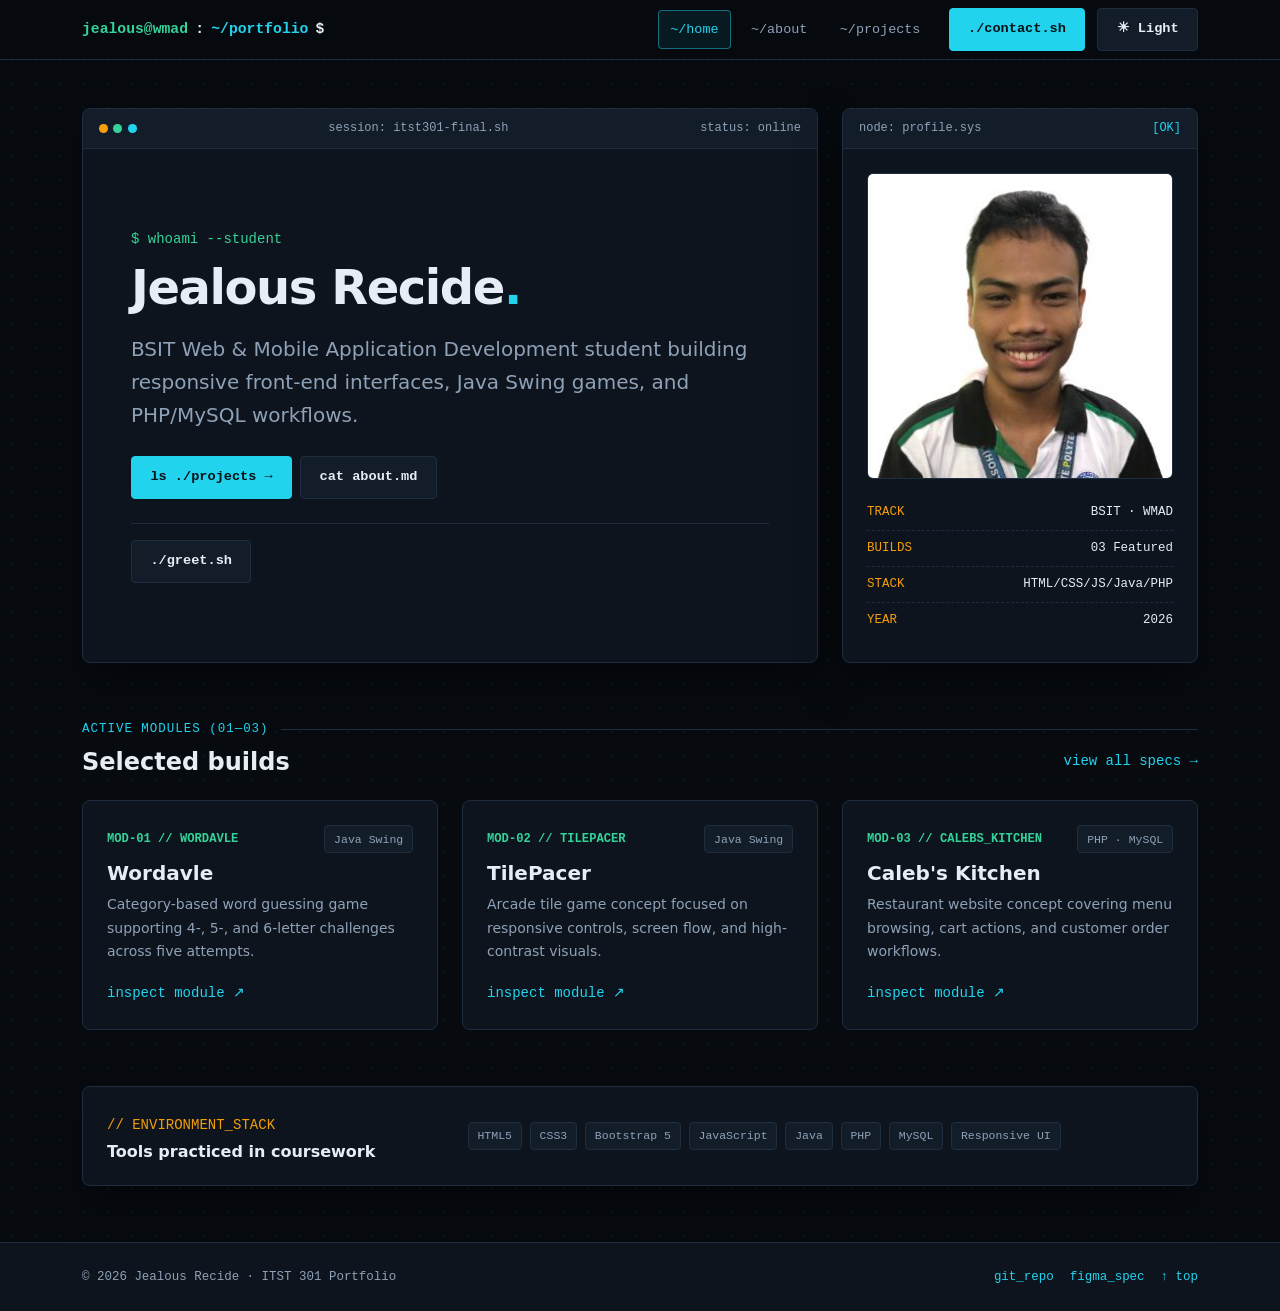
<file: index.html>
<!DOCTYPE html>
<html lang="en">
<head>
  <meta charset="utf-8">
  <meta name="viewport" content="width=device-width, initial-scale=1">
  <meta name="description" content="Jealous Recide — WMAD student command-deck portfolio showcasing web, desktop, and database projects.">
  <meta name="theme-color" content="#070b10">
  <title>~/jealous-recide — Portfolio Deck</title>
  <link href="https://cdn.jsdelivr.net/npm/bootstrap@5.3.3/dist/css/bootstrap.min.css" rel="stylesheet">
  <link rel="stylesheet" href="css/style.css">
</head>
<body>
  <a class="skip-link" href="#main-content">Skip to main content</a>

  <nav class="navbar navbar-expand-lg navbar-dark sticky-top console-nav" aria-label="Primary navigation">
    <div class="container">
      <a class="prompt-brand" href="index.html">
        <span class="prompt-user">jealous@wmad</span>:<span class="prompt-path">~/portfolio</span>$
      </a>
      <button class="navbar-toggler" type="button" data-bs-toggle="collapse" data-bs-target="#deckNav" aria-controls="deckNav" aria-expanded="false" aria-label="Toggle navigation">
        <span class="navbar-toggler-icon"></span>
      </button>
      <div class="collapse navbar-collapse" id="deckNav">
        <ul class="navbar-nav ms-auto align-items-lg-center gap-lg-2 mt-2 mt-lg-0">
          <li class="nav-item"><a class="nav-link console-link active" aria-current="page" href="index.html">~/home</a></li>
          <li class="nav-item"><a class="nav-link console-link" href="about.html">~/about</a></li>
          <li class="nav-item"><a class="nav-link console-link" href="projects.html">~/projects</a></li>
          <li class="nav-item ms-lg-2 mt-2 mt-lg-0">
            <a class="btn btn-deck btn-sm" href="about.html#contact">./contact.sh</a>
          </li>
          <li class="nav-item ms-lg-1">
            <button id="themeToggle" type="button" class="btn btn-deck-ghost btn-sm" aria-pressed="false" aria-label="Switch to light mode">
              ☀ Light
            </button>
          </li>
        </ul>
      </div>
    </div>
  </nav>

  <main id="main-content">
    <section class="deck-section pt-4 pt-lg-5">
      <div class="container">
        <div class="row g-4 align-items-stretch">
          <div class="col-lg-8">
            <div class="deck-panel h-100 d-flex flex-column">
              <div class="window-bar">
                <span class="window-dots" aria-hidden="true"><span></span><span></span><span></span></span>
                <span>session: itst301-final.sh</span>
                <span>status: online</span>
              </div>
              <div class="p-4 p-md-5 d-flex flex-column justify-content-center flex-grow-1">
                <p class="mono small mb-2" style="color: var(--term-emerald);">$ whoami --student</p>
                <h1 class="display-5 fw-bold mb-3" style="letter-spacing: -0.03em;">
                  Jealous Recide<span style="color: var(--term-cyan);">.</span>
                </h1>
                <p class="lead mb-4" style="color: var(--text-dim); max-width: 56ch;">
                  BSIT Web &amp; Mobile Application Development student building responsive front-end interfaces, Java Swing games, and PHP/MySQL workflows.
                </p>

                <div class="d-flex flex-wrap gap-2 mb-4">
                  <a href="projects.html" class="btn btn-deck">ls ./projects →</a>
                  <a href="about.html" class="btn btn-deck-ghost">cat about.md</a>
                </div>

                <div class="pt-3" style="border-top: 1px solid var(--hairline);">
                  <div class="d-flex flex-wrap align-items-center gap-3">
                    <button id="greetBtn" type="button" class="btn btn-deck-ghost btn-sm">./greet.sh</button>
                    <p id="greetMessage" class="greeting-message mb-0" role="status" aria-live="polite"></p>
                  </div>
                </div>
              </div>
            </div>
          </div>

          <div class="col-lg-4">
            <aside class="deck-panel h-100" aria-label="Developer profile readout">
              <div class="window-bar">
                <span>node: profile.sys</span>
                <span style="color: var(--term-cyan);">[OK]</span>
              </div>
              <div class="p-3 p-md-4">
                <img src="/images/profile.jpg" class="deck-avatar mb-3" alt="Portrait of student developer Jealous Recide">
                <div class="kv-line">
                  <span class="kv-key">TRACK</span>
                  <span class="kv-val">BSIT · WMAD</span>
                </div>
                <div class="kv-line">
                  <span class="kv-key">BUILDS</span>
                  <span class="kv-val">03 Featured</span>
                </div>
                <div class="kv-line">
                  <span class="kv-key">STACK</span>
                  <span class="kv-val">HTML/CSS/JS/Java/PHP</span>
                </div>
                <div class="kv-line">
                  <span class="kv-key">YEAR</span>
                  <span class="kv-val">2026</span>
                </div>
              </div>
            </aside>
          </div>
        </div>
      </div>
    </section>

    <section class="deck-section pt-0">
      <div class="container">
        <div class="deck-heading-rule">Active Modules (01—03)</div>
        <div class="d-flex flex-column flex-sm-row justify-content-between align-items-sm-center gap-2 mb-4">
          <h2 class="h4 fw-bold mb-0">Selected builds</h2>
          <a href="projects.html" class="mono small text-decoration-none" style="color: var(--term-cyan);">view all specs →</a>
        </div>

        <div class="row g-4">
          <div class="col-md-6 col-lg-4">
            <article class="module-card p-4 h-100 d-flex flex-column">
              <div class="d-flex justify-content-between align-items-center mb-2">
                <span class="module-code">MOD-01 // WORDAVLE</span>
                <span class="flag-chip">Java Swing</span>
              </div>
              <h3 class="h5 fw-bold">Wordavle</h3>
              <p class="small mb-3" style="color: var(--text-dim);">Category-based word guessing game supporting 4-, 5-, and 6-letter challenges across five attempts.</p>
              <div class="mt-auto">
                <a href="projects.html#wordavle" class="mono small text-decoration-none" style="color: var(--term-cyan);">inspect module ↗</a>
              </div>
            </article>
          </div>

          <div class="col-md-6 col-lg-4">
            <article class="module-card p-4 h-100 d-flex flex-column">
              <div class="d-flex justify-content-between align-items-center mb-2">
                <span class="module-code">MOD-02 // TILEPACER</span>
                <span class="flag-chip">Java Swing</span>
              </div>
              <h3 class="h5 fw-bold">TilePacer</h3>
              <p class="small mb-3" style="color: var(--text-dim);">Arcade tile game concept focused on responsive controls, screen flow, and high-contrast visuals.</p>
              <div class="mt-auto">
                <a href="projects.html#tilepacer" class="mono small text-decoration-none" style="color: var(--term-cyan);">inspect module ↗</a>
              </div>
            </article>
          </div>

          <div class="col-md-6 col-lg-4">
            <article class="module-card p-4 h-100 d-flex flex-column">
              <div class="d-flex justify-content-between align-items-center mb-2">
                <span class="module-code">MOD-03 // CALEBS_KITCHEN</span>
                <span class="flag-chip">PHP · MySQL</span>
              </div>
              <h3 class="h5 fw-bold">Caleb's Kitchen</h3>
              <p class="small mb-3" style="color: var(--text-dim);">Restaurant website concept covering menu browsing, cart actions, and customer order workflows.</p>
              <div class="mt-auto">
                <a href="projects.html#calebs" class="mono small text-decoration-none" style="color: var(--term-cyan);">inspect module ↗</a>
              </div>
            </article>
          </div>
        </div>
      </div>
    </section>

    <section class="deck-section pt-0">
      <div class="container">
        <div class="deck-panel p-4">
          <div class="row align-items-center g-3">
            <div class="col-lg-4">
              <span class="mono small" style="color: var(--term-amber);">// ENVIRONMENT_STACK</span>
              <h2 class="h6 fw-bold mb-0 mt-1">Tools practiced in coursework</h2>
            </div>
            <div class="col-lg-8">
              <div class="d-flex flex-wrap gap-2">
                <span class="flag-chip">HTML5</span>
                <span class="flag-chip">CSS3</span>
                <span class="flag-chip">Bootstrap 5</span>
                <span class="flag-chip">JavaScript</span>
                <span class="flag-chip">Java</span>
                <span class="flag-chip">PHP</span>
                <span class="flag-chip">MySQL</span>
                <span class="flag-chip">Responsive UI</span>
              </div>
            </div>
          </div>
        </div>
      </div>
    </section>
  </main>

  <footer class="deck-footer py-4">
    <div class="container d-flex flex-column flex-md-row justify-content-between align-items-center gap-2">
      <p class="mb-0">© 2026 Jealous Recide · ITST 301 Portfolio</p>
      <div class="d-flex flex-wrap gap-3">
        <a href="https://github.com/jealous-23/Personal-Portfolio" target="_blank" rel="noopener noreferrer">git_repo</a>
        <a href="https://www.figma.com/design/8okvssUsxCmFwTKeULiN91/Personal_Portfolio?t=QWrbSMK9FWArNouV-1" target="_blank" rel="noopener noreferrer">figma_spec</a>
        <a href="#main-content">↑ top</a>
      </div>
    </div>
  </footer>

  <button id="backToTop" class="back-to-top" type="button" aria-label="Back to top">↑</button>

  <script src="https://cdn.jsdelivr.net/npm/bootstrap@5.3.3/dist/js/bootstrap.bundle.min.js"></script>
  <script src="js/main.js"></script>
</body>
</html>
</file>
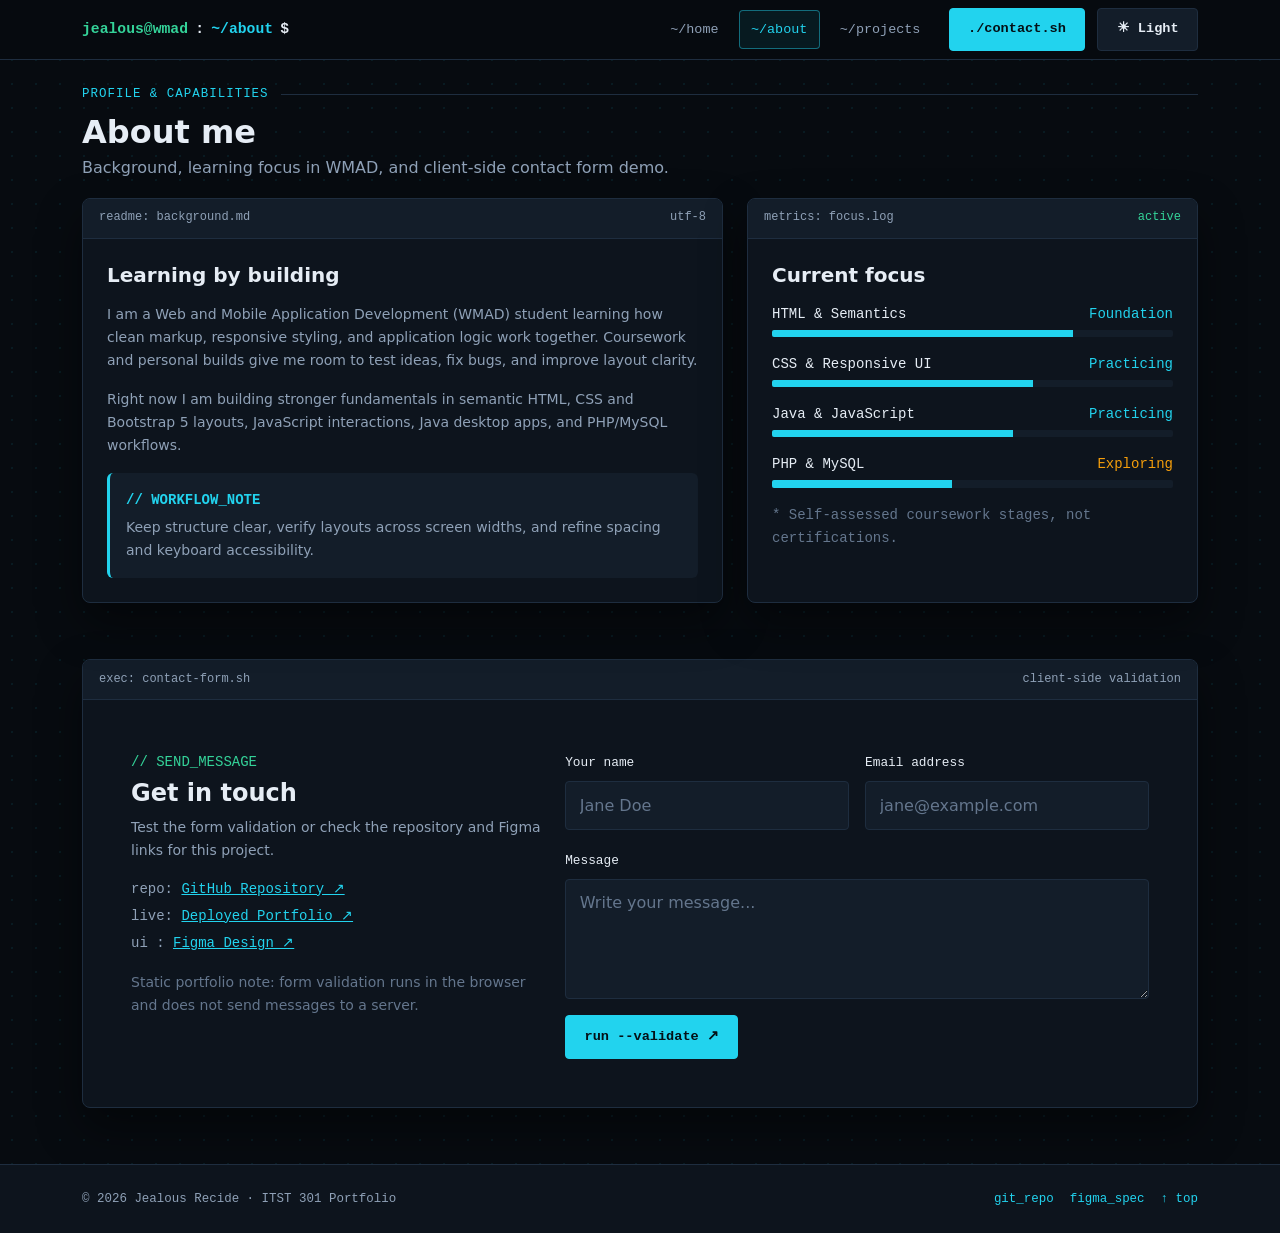
<file: about.html>
<!DOCTYPE html>
<html lang="en">
<head>
  <meta charset="utf-8">
  <meta name="viewport" content="width=device-width, initial-scale=1">
  <meta name="description" content="About Jealous Recide — WMAD student profile, learning focus, and contact validation form.">
  <meta name="theme-color" content="#070b10">
  <title>~/about — Jealous Recide</title>
  <link href="https://cdn.jsdelivr.net/npm/bootstrap@5.3.3/dist/css/bootstrap.min.css" rel="stylesheet">
  <link rel="stylesheet" href="css/style.css">
</head>
<body>
  <a class="skip-link" href="#main-content">Skip to main content</a>

  <nav class="navbar navbar-expand-lg navbar-dark sticky-top console-nav" aria-label="Primary navigation">
    <div class="container">
      <a class="prompt-brand" href="index.html">
        <span class="prompt-user">jealous@wmad</span>:<span class="prompt-path">~/about</span>$
      </a>
      <button class="navbar-toggler" type="button" data-bs-toggle="collapse" data-bs-target="#deckNav" aria-controls="deckNav" aria-expanded="false" aria-label="Toggle navigation">
        <span class="navbar-toggler-icon"></span>
      </button>
      <div class="collapse navbar-collapse" id="deckNav">
        <ul class="navbar-nav ms-auto align-items-lg-center gap-lg-2 mt-2 mt-lg-0">
          <li class="nav-item"><a class="nav-link console-link" href="index.html">~/home</a></li>
          <li class="nav-item"><a class="nav-link console-link active" aria-current="page" href="about.html">~/about</a></li>
          <li class="nav-item"><a class="nav-link console-link" href="projects.html">~/projects</a></li>
          <li class="nav-item ms-lg-2 mt-2 mt-lg-0">
            <a class="btn btn-deck btn-sm" href="#contact">./contact.sh</a>
          </li>
          <li class="nav-item ms-lg-1">
            <button id="themeToggle" type="button" class="btn btn-deck-ghost btn-sm" aria-pressed="false" aria-label="Switch to light mode">
              ☀ Light
            </button>
          </li>
        </ul>
      </div>
    </div>
  </nav>

  <main id="main-content">
    <section class="deck-section pt-4 pb-2">
      <div class="container">
        <div class="deck-heading-rule">Profile &amp; Capabilities</div>
        <h1 class="h2 fw-bold mb-1">About me</h1>
        <p class="mb-0" style="color: var(--text-dim);">Background, learning focus in WMAD, and client-side contact form demo.</p>
      </div>
    </section>

    <section class="deck-section pt-2">
      <div class="container">
        <div class="row g-4">
          <div class="col-lg-7">
            <article class="deck-panel h-100">
              <div class="window-bar">
                <span>readme: background.md</span>
                <span>utf-8</span>
              </div>
              <div class="p-4">
                <h2 class="h5 fw-bold mb-3">Learning by building</h2>
                <p class="small" style="color: var(--text-dim);">
                  I am a Web and Mobile Application Development (WMAD) student learning how clean markup, responsive styling, and application logic work together. Coursework and personal builds give me room to test ideas, fix bugs, and improve layout clarity.
                </p>
                <p class="small" style="color: var(--text-dim);">
                  Right now I am building stronger fundamentals in semantic HTML, CSS and Bootstrap 5 layouts, JavaScript interactions, Java desktop apps, and PHP/MySQL workflows.
                </p>
                <div class="p-3 mt-3 rounded" style="background: var(--bg-inset); border-left: 3px solid var(--term-cyan);">
                  <div class="mono small fw-bold mb-1" style="color: var(--term-cyan);">// WORKFLOW_NOTE</div>
                  <p class="small mb-0" style="color: var(--text-dim);">Keep structure clear, verify layouts across screen widths, and refine spacing and keyboard accessibility.</p>
                </div>
              </div>
            </article>
          </div>

          <div class="col-lg-5">
            <section class="deck-panel h-100" aria-labelledby="skillsHeading">
              <div class="window-bar">
                <span>metrics: focus.log</span>
                <span style="color: var(--term-emerald);">active</span>
              </div>
              <div class="p-4">
                <h2 id="skillsHeading" class="h5 fw-bold mb-3">Current focus</h2>

                <div class="mb-3">
                  <div class="d-flex justify-content-between mono small mb-1">
                    <span>HTML &amp; Semantics</span>
                    <span style="color: var(--term-cyan);">Foundation</span>
                  </div>
                  <div class="progress" role="progressbar" aria-label="HTML and semantics learning progress" aria-valuenow="75" aria-valuemin="0" aria-valuemax="100">
                    <div class="progress-bar" style="width: 75%;"></div>
                  </div>
                </div>

                <div class="mb-3">
                  <div class="d-flex justify-content-between mono small mb-1">
                    <span>CSS &amp; Responsive UI</span>
                    <span style="color: var(--term-cyan);">Practicing</span>
                  </div>
                  <div class="progress" role="progressbar" aria-label="CSS and responsive UI learning progress" aria-valuenow="65" aria-valuemin="0" aria-valuemax="100">
                    <div class="progress-bar" style="width: 65%;"></div>
                  </div>
                </div>

                <div class="mb-3">
                  <div class="d-flex justify-content-between mono small mb-1">
                    <span>Java &amp; JavaScript</span>
                    <span style="color: var(--term-cyan);">Practicing</span>
                  </div>
                  <div class="progress" role="progressbar" aria-label="Java and JavaScript learning progress" aria-valuenow="60" aria-valuemin="0" aria-valuemax="100">
                    <div class="progress-bar" style="width: 60%;"></div>
                  </div>
                </div>

                <div class="mb-3">
                  <div class="d-flex justify-content-between mono small mb-1">
                    <span>PHP &amp; MySQL</span>
                    <span style="color: var(--term-amber);">Exploring</span>
                  </div>
                  <div class="progress" role="progressbar" aria-label="PHP and MySQL learning progress" aria-valuenow="45" aria-valuemin="0" aria-valuemax="100">
                    <div class="progress-bar" style="width: 45%;"></div>
                  </div>
                </div>

                <p class="mono small mb-0" style="color: var(--text-faint);">* Self-assessed coursework stages, not certifications.</p>
              </div>
            </section>
          </div>
        </div>
      </div>
    </section>

    <section class="deck-section pt-0" id="contact">
      <div class="container">
        <div class="deck-panel">
          <div class="window-bar">
            <span>exec: contact-form.sh</span>
            <span>client-side validation</span>
          </div>
          <div class="p-4 p-md-5">
            <div class="row g-4 align-items-start">
              <div class="col-lg-5">
                <span class="mono small" style="color: var(--term-emerald);">// SEND_MESSAGE</span>
                <h2 class="h4 fw-bold mt-1 mb-2">Get in touch</h2>
                <p class="small" style="color: var(--text-dim);">Test the form validation or check the repository and Figma links for this project.</p>
                <ul class="list-unstyled mono small mb-3" style="color: var(--text-dim);">
                  <li class="mb-1">repo: <a href="https://github.com/jealous-23/Personal-Portfolio" style="color: var(--term-cyan);" target="_blank" rel="noopener noreferrer">GitHub Repository ↗</a></li>
                  <li class="mb-1">live: <a href="https://velvety-stardust-ba9c5e.netlify.app/" style="color: var(--term-cyan);" target="_blank" rel="noopener noreferrer">Deployed Portfolio ↗</a></li>
                  <li>ui  : <a href="https://www.figma.com/design/8okvssUsxCmFwTKeULiN91/Personal_Portfolio?t=QWrbSMK9FWArNouV-1" style="color: var(--term-cyan);" target="_blank" rel="noopener noreferrer">Figma Design ↗</a></li>
                </ul>
                <p class="small mb-0" style="color: var(--text-faint);">Static portfolio note: form validation runs in the browser and does not send messages to a server.</p>
              </div>

              <div class="col-lg-7">
                <form id="contactForm" class="row g-3 needs-validation" novalidate>
                  <div class="col-md-6">
                    <label for="contactName" class="form-label">Your name</label>
                    <input id="contactName" name="name" class="form-control" type="text" placeholder="Jane Doe" required>
                    <div class="invalid-feedback">Please enter your name.</div>
                  </div>

                  <div class="col-md-6">
                    <label for="contactEmail" class="form-label">Email address</label>
                    <input id="contactEmail" name="email" class="form-control" type="email" placeholder="jane@example.com" required>
                    <div class="invalid-feedback">Please enter your email address.</div>
                  </div>

                  <div class="col-12">
                    <label for="contactMessage" class="form-label">Message</label>
                    <textarea id="contactMessage" name="message" class="form-control" rows="4" placeholder="Write your message..." required></textarea>
                    <div class="invalid-feedback">Please add a short message.</div>
                  </div>

                  <div class="col-12 d-flex flex-wrap align-items-center gap-3">
                    <button class="btn btn-deck" type="submit">run --validate ↗</button>
                    <span id="formFeedback" class="small" role="status" aria-live="polite"></span>
                  </div>
                </form>
              </div>
            </div>
          </div>
        </div>
      </div>
    </section>
  </main>

  <footer class="deck-footer py-4">
    <div class="container d-flex flex-column flex-md-row justify-content-between align-items-center gap-2">
      <p class="mb-0">© 2026 Jealous Recide · ITST 301 Portfolio</p>
      <div class="d-flex flex-wrap gap-3">
        <a href="https://github.com/jealous-23/Personal-Portfolio" target="_blank" rel="noopener noreferrer">git_repo</a>
        <a href="https://www.figma.com/design/8okvssUsxCmFwTKeULiN91/Personal_Portfolio?t=QWrbSMK9FWArNouV-1" target="_blank" rel="noopener noreferrer">figma_spec</a>
        <a href="#main-content">↑ top</a>
      </div>
    </div>
  </footer>

  <button id="backToTop" class="back-to-top" type="button" aria-label="Back to top">↑</button>

  <script src="https://cdn.jsdelivr.net/npm/bootstrap@5.3.3/dist/js/bootstrap.bundle.min.js"></script>
  <script src="js/main.js"></script>
</body>
</html>
</file>
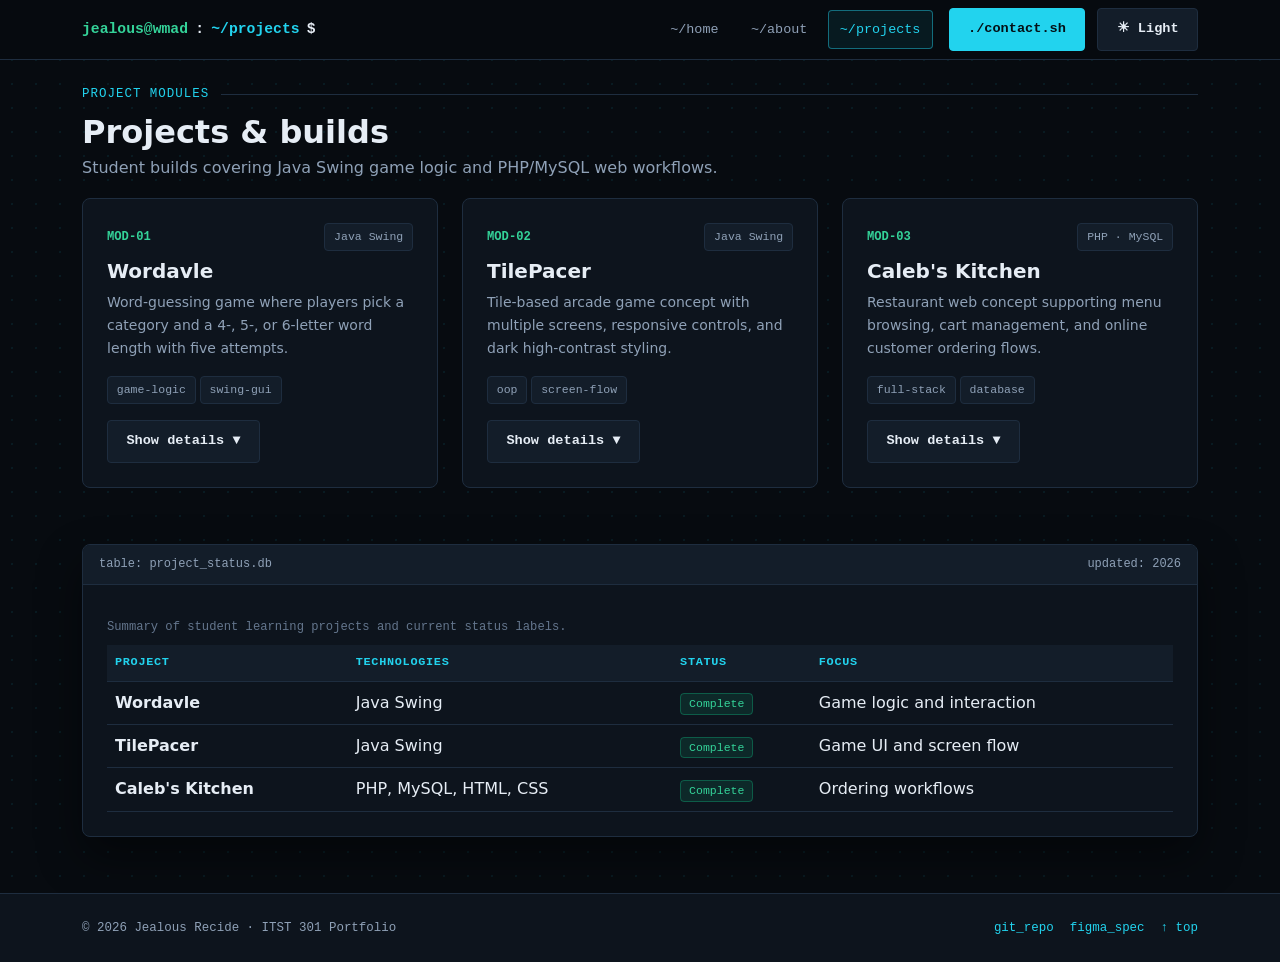
<file: projects.html>
<!DOCTYPE html>
<html lang="en">
<head>
  <meta charset="utf-8">
  <meta name="viewport" content="width=device-width, initial-scale=1">
  <meta name="description" content="Selected software and web projects by Jealous Recide: Wordavle, TilePacer, and Caleb's Kitchen.">
  <meta name="theme-color" content="#070b10">
  <title>~/projects — Jealous Recide</title>
  <link href="https://cdn.jsdelivr.net/npm/bootstrap@5.3.3/dist/css/bootstrap.min.css" rel="stylesheet">
  <link rel="stylesheet" href="css/style.css">
</head>
<body>
  <a class="skip-link" href="#main-content">Skip to main content</a>

  <nav class="navbar navbar-expand-lg navbar-dark sticky-top console-nav" aria-label="Primary navigation">
    <div class="container">
      <a class="prompt-brand" href="index.html">
        <span class="prompt-user">jealous@wmad</span>:<span class="prompt-path">~/projects</span>$
      </a>
      <button class="navbar-toggler" type="button" data-bs-toggle="collapse" data-bs-target="#deckNav" aria-controls="deckNav" aria-expanded="false" aria-label="Toggle navigation">
        <span class="navbar-toggler-icon"></span>
      </button>
      <div class="collapse navbar-collapse" id="deckNav">
        <ul class="navbar-nav ms-auto align-items-lg-center gap-lg-2 mt-2 mt-lg-0">
          <li class="nav-item"><a class="nav-link console-link" href="index.html">~/home</a></li>
          <li class="nav-item"><a class="nav-link console-link" href="about.html">~/about</a></li>
          <li class="nav-item"><a class="nav-link console-link active" aria-current="page" href="projects.html">~/projects</a></li>
          <li class="nav-item ms-lg-2 mt-2 mt-lg-0">
            <a class="btn btn-deck btn-sm" href="about.html#contact">./contact.sh</a>
          </li>
          <li class="nav-item ms-lg-1">
            <button id="themeToggle" type="button" class="btn btn-deck-ghost btn-sm" aria-pressed="false" aria-label="Switch to light mode">
              ☀ Light
            </button>
          </li>
        </ul>
      </div>
    </div>
  </nav>

  <main id="main-content">
    <section class="deck-section pt-4 pb-2">
      <div class="container">
        <div class="deck-heading-rule">Project Modules</div>
        <h1 class="h2 fw-bold mb-1">Projects &amp; builds</h1>
        <p class="mb-0" style="color: var(--text-dim);">Student builds covering Java Swing game logic and PHP/MySQL web workflows.</p>
      </div>
    </section>

    <section class="deck-section pt-2">
      <div class="container">
        <div class="row g-4">
          <!-- Wordavle -->
          <div class="col-md-6 col-lg-4" id="wordavle">
            <article class="module-card p-4 h-100 d-flex flex-column">
              <div class="d-flex justify-content-between align-items-center mb-2">
                <span class="module-code">MOD-01</span>
                <span class="flag-chip">Java Swing</span>
              </div>
              <h2 class="h5 fw-bold">Wordavle</h2>
              <p class="small mb-3" style="color: var(--text-dim);">Word-guessing game where players pick a category and a 4-, 5-, or 6-letter word length with five attempts.</p>
              <div class="d-flex flex-wrap gap-1 mb-3">
                <span class="flag-chip">game-logic</span>
                <span class="flag-chip">swing-gui</span>
              </div>
              <div class="mt-auto">
                <button type="button" class="btn btn-deck-ghost btn-sm toggle-details-btn" data-target="details-wordavle" aria-expanded="false" aria-controls="details-wordavle">Show details ▼</button>
                <div id="details-wordavle" class="project-details mt-3" hidden>
                  <ul class="mb-0 ps-3">
                    <li>Choose a category and 4-, 5-, or 6-letter target word.</li>
                    <li>Five attempts per round with game feedback.</li>
                    <li>Built with Java Swing for window and control handling.</li>
                  </ul>
                </div>
              </div>
            </article>
          </div>

          <!-- TilePacer -->
          <div class="col-md-6 col-lg-4" id="tilepacer">
            <article class="module-card p-4 h-100 d-flex flex-column">
              <div class="d-flex justify-content-between align-items-center mb-2">
                <span class="module-code">MOD-02</span>
                <span class="flag-chip">Java Swing</span>
              </div>
              <h2 class="h5 fw-bold">TilePacer</h2>
              <p class="small mb-3" style="color: var(--text-dim);">Tile-based arcade game concept with multiple screens, responsive controls, and dark high-contrast styling.</p>
              <div class="d-flex flex-wrap gap-1 mb-3">
                <span class="flag-chip">oop</span>
                <span class="flag-chip">screen-flow</span>
              </div>
              <div class="mt-auto">
                <button type="button" class="btn btn-deck-ghost btn-sm toggle-details-btn" data-target="details-tilepacer" aria-expanded="false" aria-controls="details-tilepacer">Show details ▼</button>
                <div id="details-tilepacer" class="project-details mt-3" hidden>
                  <ul class="mb-0 ps-3">
                    <li>Multi-screen arcade interface with dark visual contrast.</li>
                    <li>Focused on responsive controls and smooth screen flow.</li>
                    <li>Built with Java Swing using object-oriented structure.</li>
                  </ul>
                </div>
              </div>
            </article>
          </div>

          <!-- Caleb's Kitchen -->
          <div class="col-md-6 col-lg-4" id="calebs">
            <article class="module-card p-4 h-100 d-flex flex-column">
              <div class="d-flex justify-content-between align-items-center mb-2">
                <span class="module-code">MOD-03</span>
                <span class="flag-chip">PHP · MySQL</span>
              </div>
              <h2 class="h5 fw-bold">Caleb's Kitchen</h2>
              <p class="small mb-3" style="color: var(--text-dim);">Restaurant web concept supporting menu browsing, cart management, and online customer ordering flows.</p>
              <div class="d-flex flex-wrap gap-1 mb-3">
                <span class="flag-chip">full-stack</span>
                <span class="flag-chip">database</span>
              </div>
              <div class="mt-auto">
                <button type="button" class="btn btn-deck-ghost btn-sm toggle-details-btn" data-target="details-calebs" aria-expanded="false" aria-controls="details-calebs">Show details ▼</button>
                <div id="details-calebs" class="project-details mt-3" hidden>
                  <ul class="mb-0 ps-3">
                    <li>Customer-facing menu for browsing dishes.</li>
                    <li>Cart handling and online ordering workflow.</li>
                    <li>Built with PHP and MySQL alongside HTML and CSS.</li>
                  </ul>
                </div>
              </div>
            </article>
          </div>
        </div>
      </div>
    </section>

    <section class="deck-section pt-0">
      <div class="container">
        <div class="deck-panel">
          <div class="window-bar">
            <span>table: project_status.db</span>
            <span>updated: 2026</span>
          </div>
          <div class="p-4">
            <div class="table-responsive">
              <table class="table deck-table align-middle mb-0">
                <caption class="caption-top">Summary of student learning projects and current status labels.</caption>
                <thead>
                  <tr>
                    <th scope="col">Project</th>
                    <th scope="col">Technologies</th>
                    <th scope="col">Status</th>
                    <th scope="col">Focus</th>
                  </tr>
                </thead>
                <tbody>
                  <tr>
                    <th scope="row">Wordavle</th>
                    <td>Java Swing</td>
                    <td><span class="state-tag done">Complete</span></td>
                    <td>Game logic and interaction</td>
                  </tr>
                  <tr>
                    <th scope="row">TilePacer</th>
                    <td>Java Swing</td>
                    <td><span class="state-tag done">Complete</span></td>
                    <td>Game UI and screen flow</td>
                  </tr>
                  <tr>
                    <th scope="row">Caleb's Kitchen</th>
                    <td>PHP, MySQL, HTML, CSS</td>
                    <td><span class="state-tag done">Complete</span></td>
                    <td>Ordering workflows</td>
                  </tr>
                </tbody>
              </table>
            </div>
          </div>
        </div>
      </div>
    </section>
  </main>

  <footer class="deck-footer py-4">
    <div class="container d-flex flex-column flex-md-row justify-content-between align-items-center gap-2">
      <p class="mb-0">© 2026 Jealous Recide · ITST 301 Portfolio</p>
      <div class="d-flex flex-wrap gap-3">
        <a href="https://github.com/jealous-23/Personal-Portfolio" target="_blank" rel="noopener noreferrer">git_repo</a>
        <a href="https://www.figma.com/design/8okvssUsxCmFwTKeULiN91/Personal_Portfolio?t=QWrbSMK9FWArNouV-1" target="_blank" rel="noopener noreferrer">figma_spec</a>
        <a href="#main-content">↑ top</a>
      </div>
    </div>
  </footer>

  <button id="backToTop" class="back-to-top" type="button" aria-label="Back to top">↑</button>

  <script src="https://cdn.jsdelivr.net/npm/bootstrap@5.3.3/dist/js/bootstrap.bundle.min.js"></script>
  <script src="js/main.js"></script>
</body>
</html>
</file>
<file: css/style.css>
:root {
  --bg-void: #070b10;
  --bg-panel: #0d141d;
  --bg-inset: #131d29;
  --text-main: #e6edf5;
  --text-dim: #8fa1b7;
  --text-faint: #64768d;
  --term-cyan: #22d3ee;
  --term-amber: #f59e0b;
  --term-emerald: #34d399;
  --hairline: #1e2d3f;
  --hairline-bright: rgba(34, 211, 238, 0.45);
  --font-mono: ui-monospace, SFMono-Regular, Menlo, Monaco, Consolas, "Liberation Mono", monospace;
  --font-sans: "Inter", "Segoe UI", system-ui, -apple-system, sans-serif;
}

/* Light Mode Theme Tokens */
[data-theme="light"] {
  color-scheme: light;
  --bg-void: #f3f6fa;
  --bg-panel: #ffffff;
  --bg-inset: #e7eef6;
  --text-main: #0f172a;
  --text-dim: #334155;
  --text-faint: #64748b;
  --term-cyan: #0284c7;
  --term-amber: #b45309;
  --term-emerald: #047857;
  --hairline: #cbd5e1;
  --hairline-bright: rgba(2, 132, 199, 0.55);
}

[data-theme="light"] body {
  background-image: radial-gradient(rgba(2, 132, 199, 0.14) 1px, transparent 1px);
}

[data-theme="light"] .console-nav {
  background: rgba(243, 246, 250, 0.92);
}

[data-theme="light"] .navbar-toggler-icon {
  filter: none;
}

[data-theme="light"] .btn-deck {
  color: #ffffff;
}

html {
  scroll-behavior: smooth;
  scroll-padding-top: 5rem;
  color-scheme: dark;
}

body {
  margin: 0;
  background-color: var(--bg-void);
  background-image: radial-gradient(rgba(34, 211, 238, 0.08) 1px, transparent 1px);
  background-size: 24px 24px;
  color: var(--text-main);
  font-family: var(--font-sans);
  line-height: 1.65;
  overflow-x: hidden;
}

code,
pre,
.mono {
  font-family: var(--font-mono);
}

/* Keyboard Accessibility (WEB 4 & T05) */
.skip-link {
  position: fixed;
  top: -120px;
  left: 1rem;
  z-index: 3000;
  padding: 0.65rem 1rem;
  background: var(--term-cyan);
  color: #041016;
  font-family: var(--font-mono);
  font-weight: 700;
  font-size: 0.85rem;
  text-decoration: none;
  border-radius: 4px;
}

.skip-link:focus {
  top: 1rem;
  outline: 2px solid #ffffff;
  outline-offset: 2px;
}

:is(a, button, input, textarea, [tabindex]):focus-visible {
  outline: 2px solid var(--term-cyan);
  outline-offset: 3px;
  border-radius: 4px;
}

/* Console Header */
.console-nav {
  background: rgba(7, 11, 16, 0.9);
  border-bottom: 1px solid var(--hairline);
  backdrop-filter: blur(12px);
}

.prompt-brand {
  font-family: var(--font-mono);
  font-size: 0.92rem;
  font-weight: 700;
  color: var(--text-main);
  text-decoration: none;
  display: inline-flex;
  align-items: center;
  gap: 0.45rem;
}

.prompt-user {
  color: var(--term-emerald);
}

.prompt-path {
  color: var(--term-cyan);
}

.console-link {
  font-family: var(--font-mono);
  font-size: 0.84rem;
  color: var(--text-dim) !important;
  padding: 0.45rem 0.7rem !important;
  border-radius: 4px;
  border: 1px solid transparent;
}

.console-link:hover,
.console-link.active {
  color: var(--term-cyan) !important;
  background: rgba(34, 211, 238, 0.08);
  border-color: var(--hairline-bright);
}

.navbar-toggler {
  border-color: var(--hairline);
}

.navbar-toggler-icon {
  filter: invert(1) brightness(1.8);
}

/* Deck Buttons */
.btn-deck {
  font-family: var(--font-mono);
  font-size: 0.85rem;
  font-weight: 700;
  border-radius: 4px;
  background: var(--term-cyan);
  color: #041016;
  border: 1px solid var(--term-cyan);
  padding: 0.65rem 1.15rem;
}

.btn-deck:hover {
  background: #06b6d4;
  border-color: #06b6d4;
  color: #041016;
}

.btn-deck-ghost {
  font-family: var(--font-mono);
  font-size: 0.85rem;
  font-weight: 600;
  border-radius: 4px;
  background: var(--bg-inset);
  color: var(--text-main);
  border: 1px solid var(--hairline);
  padding: 0.65rem 1.15rem;
}

.btn-deck-ghost:hover {
  border-color: var(--term-cyan);
  color: var(--term-cyan);
}

/* Deck Panels & Window Chrome */
.deck-panel {
  background: var(--bg-panel);
  border: 1px solid var(--hairline);
  border-radius: 8px;
  overflow: hidden;
  box-shadow: 0 20px 45px rgba(0, 0, 0, 0.45);
}

.window-bar {
  display: flex;
  align-items: center;
  justify-content: space-between;
  padding: 0.6rem 1rem;
  background: var(--bg-inset);
  border-bottom: 1px solid var(--hairline);
  font-family: var(--font-mono);
  font-size: 0.75rem;
  color: var(--text-dim);
}

.window-dots {
  display: inline-flex;
  gap: 0.35rem;
}

.window-dots span {
  width: 0.55rem;
  height: 0.55rem;
  border-radius: 50%;
  background: var(--hairline);
  display: inline-block;
}

.window-dots span:first-child {
  background: var(--term-amber);
}

.window-dots span:nth-child(2) {
  background: var(--term-emerald);
}

.window-dots span:nth-child(3) {
  background: var(--term-cyan);
}

.deck-avatar {
  width: 100%;
  height: auto;
  object-fit: cover;
  object-position: center top;
  border-radius: 6px;
  border: 1px solid var(--hairline);
}

.kv-line {
  display: flex;
  justify-content: space-between;
  gap: 1rem;
  padding: 0.45rem 0;
  border-bottom: 1px dashed var(--hairline);
  font-family: var(--font-mono);
  font-size: 0.78rem;
}

.kv-line:last-child {
  border-bottom: 0;
}

.kv-key {
  color: var(--term-amber);
}

.kv-val {
  color: var(--text-main);
  text-align: right;
}

/* Section Spacing */
.deck-section {
  padding: 3.5rem 0;
}

.deck-heading-rule {
  display: flex;
  align-items: center;
  gap: 0.75rem;
  font-family: var(--font-mono);
  font-size: 0.78rem;
  text-transform: uppercase;
  letter-spacing: 0.08em;
  color: var(--term-cyan);
  margin-bottom: 0.5rem;
}

.deck-heading-rule::after {
  content: "";
  flex: 1;
  height: 1px;
  background: var(--hairline);
}

/* Project Modules */
.module-card {
  background: var(--bg-panel);
  border: 1px solid var(--hairline);
  border-radius: 8px;
  transition: border-color 0.2s ease, transform 0.2s ease;
}

.module-card:hover {
  border-color: var(--hairline-bright);
  transform: translateY(-3px);
}

.module-code {
  font-family: var(--font-mono);
  font-size: 0.76rem;
  color: var(--term-emerald);
  font-weight: 700;
}

.flag-chip {
  font-family: var(--font-mono);
  font-size: 0.72rem;
  padding: 0.22rem 0.55rem;
  border-radius: 4px;
  background: var(--bg-inset);
  color: var(--text-dim);
  border: 1px solid var(--hairline);
}

.project-details {
  padding: 0.85rem 1rem;
  border-radius: 6px;
  background: var(--bg-inset);
  border: 1px solid var(--hairline);
  font-size: 0.88rem;
  color: var(--text-dim);
}

.project-details li + li {
  margin-top: 0.35rem;
}

/* Greeting Output */
.greeting-message {
  display: none;
  padding: 0.55rem 0.9rem;
  border-radius: 4px;
  background: rgba(52, 211, 153, 0.1);
  border: 1px solid rgba(52, 211, 153, 0.4);
  color: var(--term-emerald);
  font-family: var(--font-mono);
  font-size: 0.82rem;
}

.greeting-message.show {
  display: inline-block;
  animation: termFade 0.2s ease;
}

/* Progress & Forms & Table */
.progress {
  height: 0.45rem;
  border-radius: 2px;
  background: var(--bg-inset);
}

.progress-bar {
  background: var(--term-cyan);
}

.form-label {
  font-family: var(--font-mono);
  font-size: 0.8rem;
  color: var(--text-main);
}

.form-control {
  background: var(--bg-inset);
  border: 1px solid var(--hairline);
  border-radius: 4px;
  color: var(--text-main);
  padding: 0.7rem 0.85rem;
}

.form-control::placeholder {
  color: var(--text-faint);
}

.form-control:focus {
  background: var(--bg-inset);
  color: var(--text-main);
  border-color: var(--term-cyan);
  box-shadow: 0 0 0 0.2rem rgba(34, 211, 238, 0.16);
}

.deck-table {
  --bs-table-bg: transparent;
  --bs-table-color: var(--text-main);
  --bs-table-border-color: var(--hairline);
}

.deck-table thead th {
  background: var(--bg-inset);
  color: var(--term-cyan);
  font-family: var(--font-mono);
  font-size: 0.74rem;
  text-transform: uppercase;
  letter-spacing: 0.06em;
}

.caption-top {
  color: var(--text-faint);
  font-family: var(--font-mono);
  font-size: 0.76rem;
}

.state-tag {
  font-family: var(--font-mono);
  font-size: 0.72rem;
  padding: 0.2rem 0.5rem;
  border-radius: 4px;
  border: 1px solid var(--hairline);
}

.state-tag.wip {
  color: var(--term-amber);
  background: rgba(245, 158, 11, 0.12);
  border-color: rgba(245, 158, 11, 0.35);
}

.state-tag.dev {
  color: var(--term-cyan);
  background: rgba(34, 211, 238, 0.12);
  border-color: rgba(34, 211, 238, 0.35);
}

.state-tag.done {
  color: var(--term-emerald);
  background: rgba(16, 185, 129, 0.12);
  border-color: rgba(16, 185, 129, 0.35);
}
/* Footer & Back-to-Top */
.deck-footer {
  background: var(--bg-panel);
  border-top: 1px solid var(--hairline);
  color: var(--text-dim);
  font-family: var(--font-mono);
  font-size: 0.78rem;
}

.deck-footer a {
  color: var(--term-cyan);
  text-decoration: none;
}

.deck-footer a:hover {
  text-decoration: underline;
}

.back-to-top {
  position: fixed;
  right: 1.25rem;
  bottom: 1.25rem;
  z-index: 1500;
  width: 2.75rem;
  height: 2.75rem;
  border-radius: 6px;
  border: 1px solid var(--hairline-bright);
  background: var(--bg-inset);
  color: var(--term-cyan);
  font-family: var(--font-mono);
  font-weight: 700;
  box-shadow: 0 10px 25px rgba(0, 0, 0, 0.5);
  opacity: 0;
  visibility: hidden;
  transform: translateY(10px);
  transition: opacity 0.2s ease, transform 0.2s ease, visibility 0.2s ease;
}

.back-to-top.visible {
  opacity: 1;
  visibility: visible;
  transform: translateY(0);
}

.back-to-top:hover {
  background: var(--term-cyan);
  color: #041016;
}

@keyframes termFade {
  from {
    opacity: 0;
    transform: translateY(-3px);
  }
  to {
    opacity: 1;
    transform: none;
  }
}

@media (max-width: 575.98px) {
  .deck-section {
    padding: 2.5rem 0;
  }

  .deck-avatar {
    height: auto;
  }
}

@media (prefers-reduced-motion: reduce) {
  *,
  *::before,
  *::after {
    scroll-behavior: auto !important;
    transition-duration: 0.01ms !important;
    animation-duration: 0.01ms !important;
    animation-iteration-count: 1 !important;
  }
}
</file>
